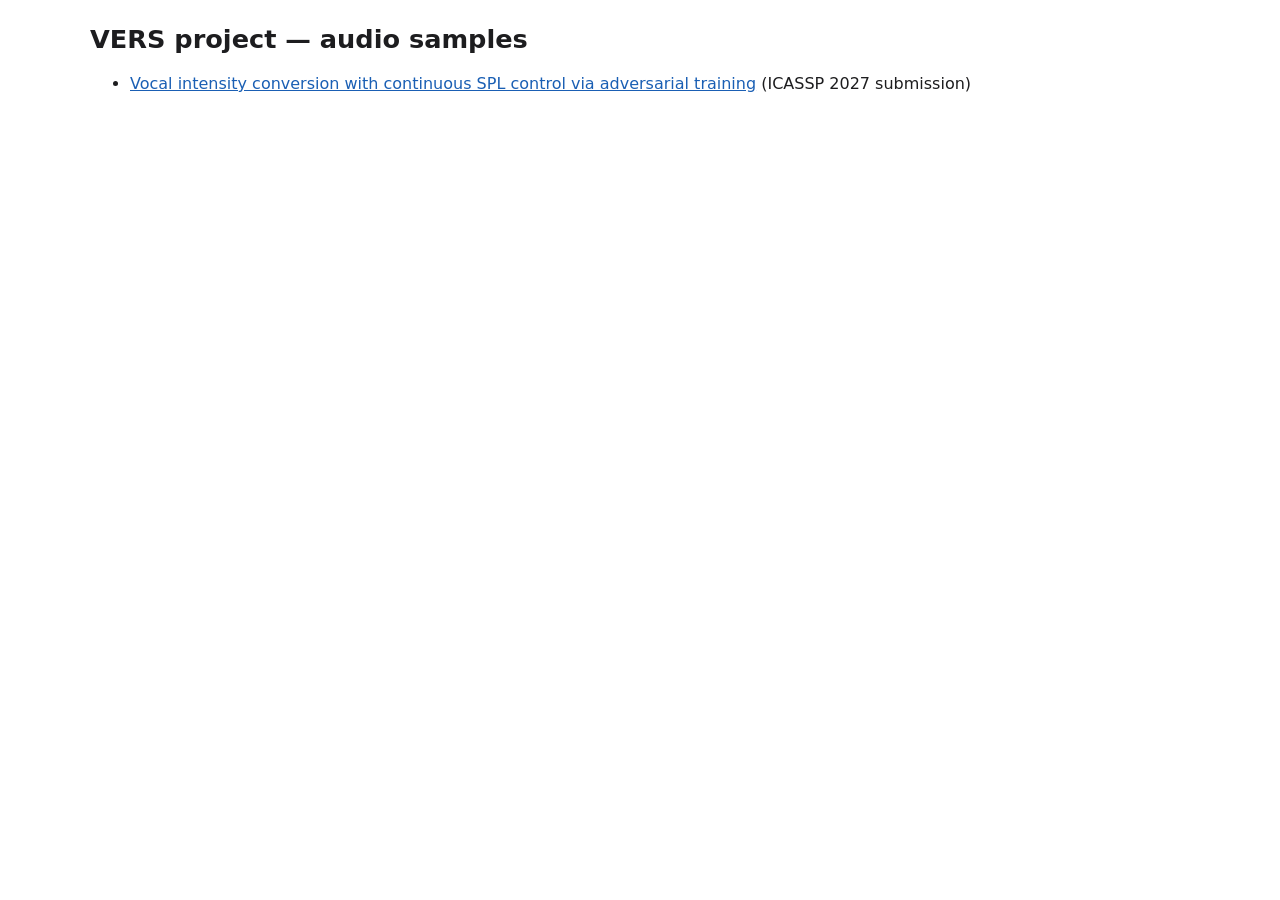
<file: index.html>
<!doctype html>
<html lang="en">
<head>
  <meta charset="utf-8">
  <meta name="viewport" content="width=device-width, initial-scale=1">
  <title>VERS project</title>
  <link rel="stylesheet" href="shared/style.css">
</head>
<body>
  <h1>VERS project — audio samples</h1>
  <ul>
    <li><a href="vocal-intensity-conversion/">Vocal intensity conversion with continuous SPL control via adversarial training</a> (ICASSP 2027 submission)</li>
  </ul>
</body>
</html>
</file>
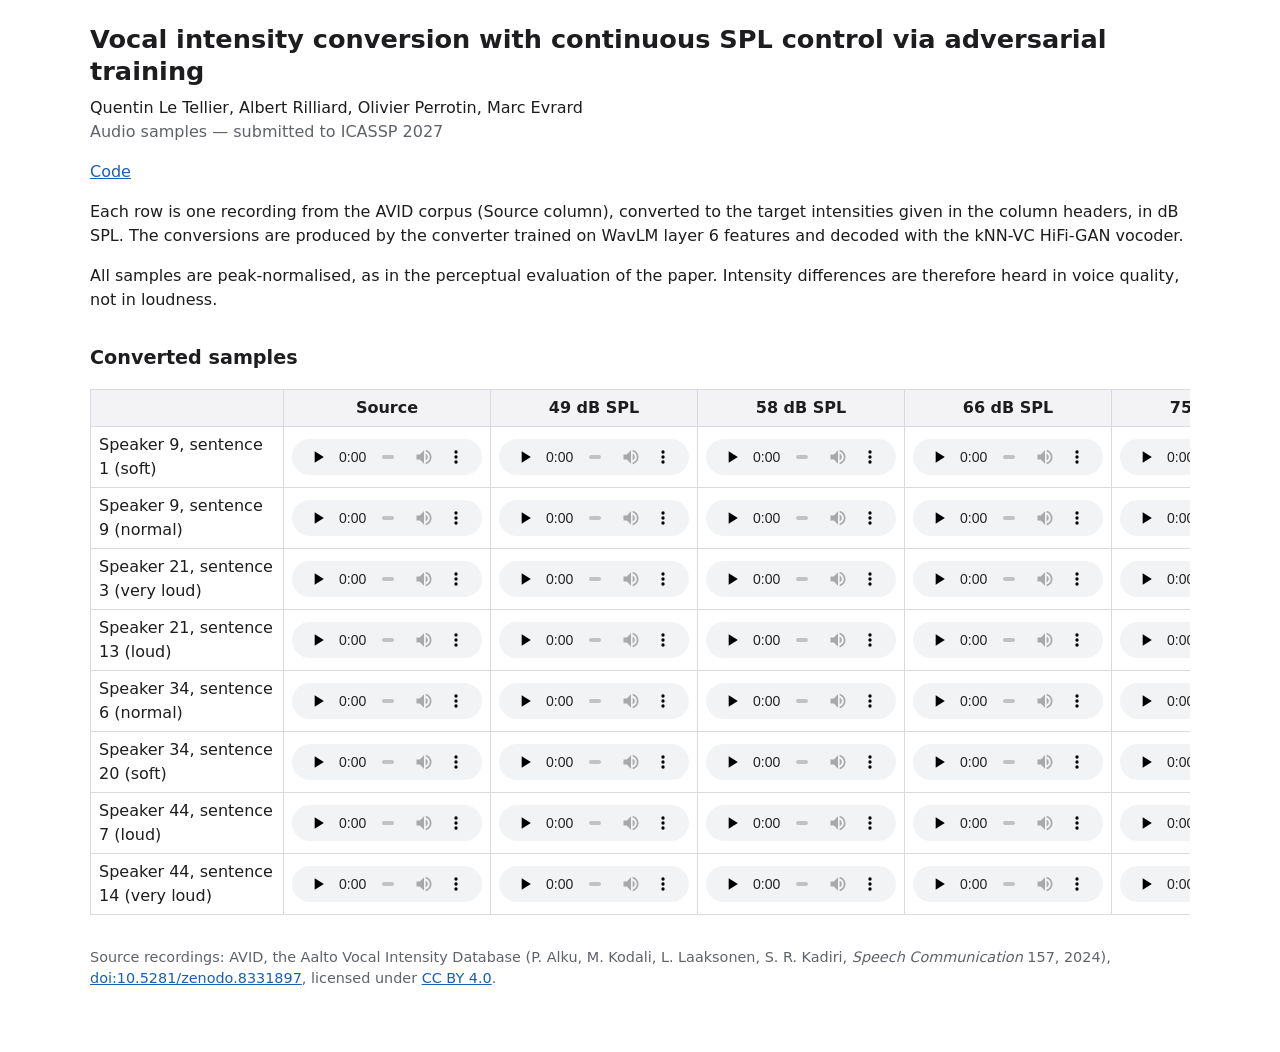
<file: vocal-intensity-conversion/index.html>
<!doctype html>
<html lang="en">
<head>
  <meta charset="utf-8">
  <meta name="viewport" content="width=device-width, initial-scale=1">
  <title>Audio samples</title>
  <link rel="stylesheet" href="../shared/style.css">
</head>
<body>
  <main id="demo"></main>
  <script src="config.js"></script>
  <script src="../shared/demo.js"></script>
</body>
</html>
</file>
<file: shared/style.css>
:root {
  --bg: #ffffff; --fg: #1d1d1f; --muted: #5f6368; --line: #d9d9de;
  --head: #f3f3f5; --link: #1a5fb4; --error: #c01c28;
}
@media (prefers-color-scheme: dark) {
  :root {
    --bg: #17181a; --fg: #e8e8ea; --muted: #a0a4a8; --line: #3a3b3f;
    --head: #222326; --link: #78aeed; --error: #ff7b72;
  }
}
body {
  margin: 0 auto; padding: 24px 16px 48px; max-width: 1100px;
  background: var(--bg); color: var(--fg);
  font: 16px/1.5 system-ui, -apple-system, "Segoe UI", sans-serif;
}
h1 { font-size: 1.6rem; line-height: 1.25; margin: 0 0 8px; }
h2 { font-size: 1.2rem; margin-top: 32px; }
a { color: var(--link); }
.authors { margin: 0; }
.venue { margin: 0; color: var(--muted); }
.links a { margin-right: 16px; }
.table-wrap { overflow-x: auto; }
table { border-collapse: collapse; width: 100%; }
th, td { border: 1px solid var(--line); padding: 6px 8px; text-align: center; }
thead th { background: var(--head); white-space: nowrap; }
tbody th { text-align: left; font-weight: normal; min-width: 11em; }
audio { width: 190px; height: 36px; display: block; margin: 0 auto; }
td.missing, .error { color: var(--error); font-size: 0.85rem; }
footer { margin-top: 32px; color: var(--muted); font-size: 0.9rem; }
</file>
